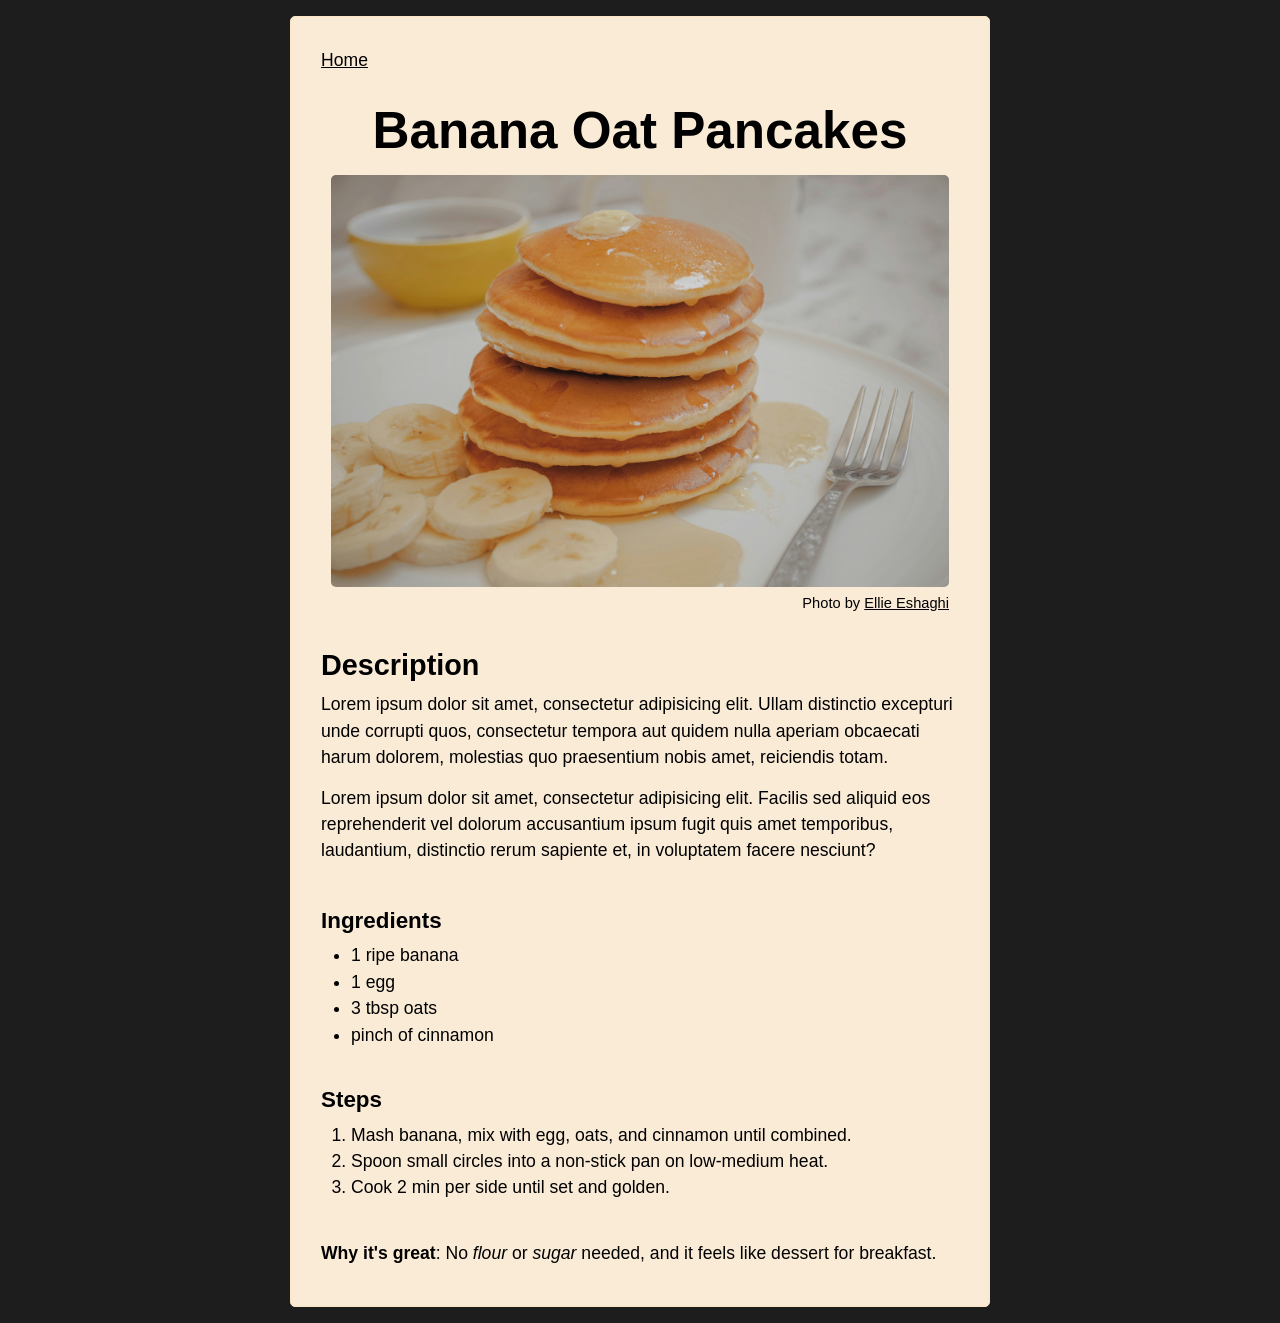
<file: recipes/banana-oat-pancakes.html>
<!DOCTYPE html>
<html lang="en">
  <head>
    <meta charset="UTF-8">
    <meta name="viewport" content="width=device-width, initial-scale=1.0">
    <title>Banana Oat Pancakes</title>
    <link rel="stylesheet" href="../css/style.css">
  </head>

 <body>
    <div class="wrapper">
      <a href="../index.html">Home</a>

      <h1>Banana Oat Pancakes</h1>

      <figure>
        <img src="../images/pancakes.jpg" alt="Pancakes on white ceramic plate." width="300" height="300">
        <figcaption>Photo by <a href="https://unsplash.com/@eliiesh?utm_source=unsplash&utm_medium=referral&utm_content=creditCopyText">Ellie Eshaghi</a></figcaption>
      </figure>

      <section>
        <h2>Description</h2>
        <p>Lorem ipsum dolor sit amet, consectetur adipisicing elit. Ullam distinctio excepturi unde corrupti quos, consectetur tempora aut quidem nulla aperiam obcaecati harum dolorem, molestias quo praesentium nobis amet, reiciendis totam.</p>
        <p>Lorem ipsum dolor sit amet, consectetur adipisicing elit. Facilis sed aliquid eos reprehenderit vel dolorum accusantium ipsum fugit quis amet temporibus, laudantium, distinctio rerum sapiente et, in voluptatem facere nesciunt?</p>
      </section>

      <section class="ingredients">
        <h3>Ingredients</h3>
        <ul>
          <li>1 ripe banana</li>
          <li>1 egg</li>
          <li>3 tbsp oats</li>
          <li>pinch of cinnamon</li>
        </ul>
      </section>

      <section>
        <h3>Steps</h3>
        <ol>
          <li>Mash banana, mix with egg, oats, and cinnamon until combined.</li>
          <li>Spoon small circles into a non-stick pan on low-medium heat.</li>
          <li>Cook 2 min per side until set and golden.</li>
        </ol>
      </section>
    
      <p><strong>Why it's great</strong>: No <em>flour</em> or <em>sugar</em> needed, and it feels like dessert for breakfast.</p>
    </div>
  </body>
</html>
</file>
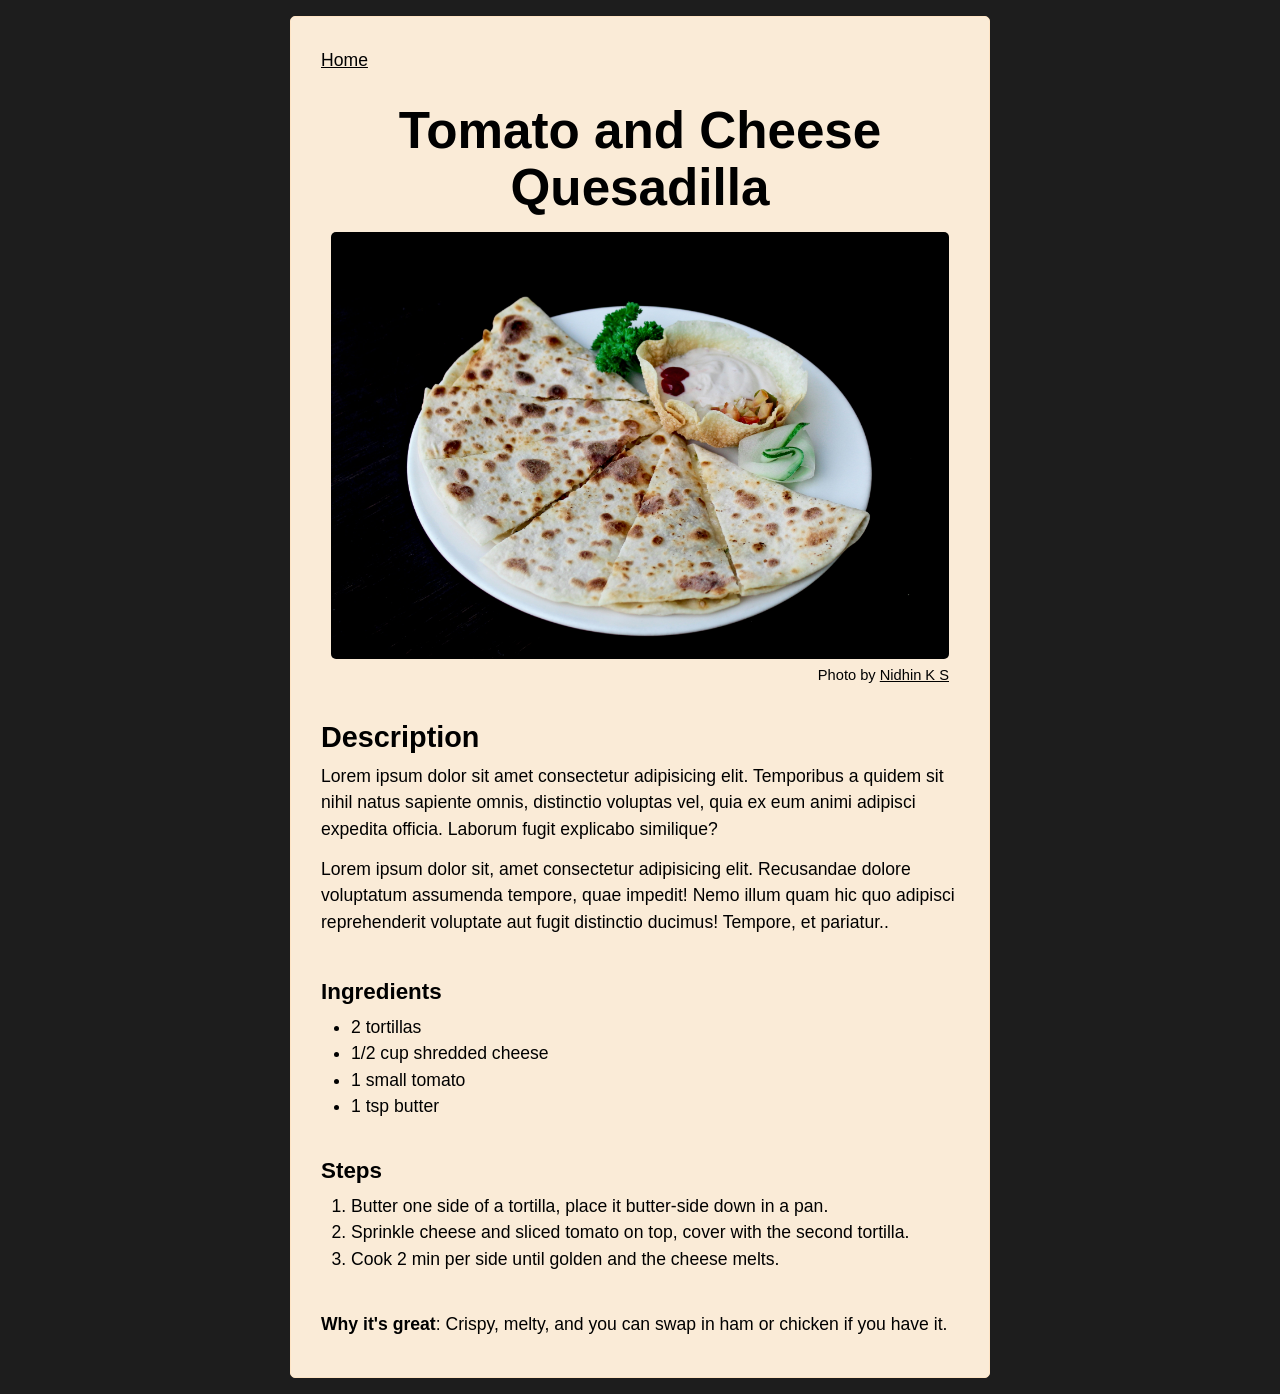
<file: recipes/tomato-cheese-quesadilla.html>
<!DOCTYPE html>
<html lang="en">
  <head>
    <meta charset="UTF-8">
    <meta name="viewport" content="width=device-width, initial-scale=1.0">
    <title>Tomato and Cheese Quesadilla</title>
    <link rel="stylesheet" href="../css/style.css">
  </head>

  <body>
    <div class="wrapper">
      <a href="../index.html">Home</a>

      <h1>Tomato and Cheese Quesadilla</h1>

      <figure>
        <img src="../images/quesadilla.jpg" alt="A white plate topped with quesadillas and sauce." width="300" height="300">
        <figcaption>Photo by <a href="https://unsplash.com/@nidhin_k_s_?utm_source=unsplash&utm_medium=referral&utm_content=creditCopyText">Nidhin K S</a></figcaption>
      </figure>

      <section>
        <h2>Description</h2>
        <p>Lorem ipsum dolor sit amet consectetur adipisicing elit. Temporibus a quidem sit nihil natus sapiente omnis, distinctio voluptas vel, quia ex eum animi adipisci expedita officia. Laborum fugit explicabo similique?</p>
        <p>Lorem ipsum dolor sit, amet consectetur adipisicing elit. Recusandae dolore voluptatum assumenda tempore, quae impedit! Nemo illum quam hic quo adipisci reprehenderit voluptate aut fugit distinctio ducimus! Tempore, et pariatur..</p>
      </section>

      <section>
        <h3>Ingredients</h3>
        <ul>
          <li>2 tortillas</li>
          <li>1/2 cup shredded cheese</li>
          <li>1 small tomato</li>
          <li>1 tsp butter</li>
        </ul>
      </section>

      <section>
        <h3>Steps</h3>
        <ol>
          <li>Butter one side of a tortilla, place it butter-side down in a pan.</li>
          <li>Sprinkle cheese and sliced tomato on top, cover with the second tortilla.</li>
          <li>Cook 2 min per side until golden and the cheese melts.</li>
        </ol>
      </section>
    
      <p><strong>Why it's great</strong>: Crispy, melty, and you can swap in ham or chicken if you have it.</p>
    </div>
  </body>
</html>
</file>
<file: css/style.css>
/* BASE STYLES */
* {
    margin: 0;
    padding: 0;
    box-sizing: border-box;
}

body {
    min-height: 100vh;
    font-family: Arial, Helvetica, sans-serif;
    font-size: 1.1rem;
    line-height: 1.5;
    background-color: #070707e8;
}

/* MAIN STYLES */
.wrapper {
    width: 700px;
    margin: 16px auto;
    padding: 30px;
    border: 1px solid bisque;
    border-radius: 5px;
    background-color: #faebd7;
}

nav ul {
    text-align: center;
    list-style: none;
}

a {
    color: inherit;
}

a:hover,
a:focus-visible {
    color: rgb(236, 83, 12);
}

section {
    margin: 30px 0;
}

h1 {
    text-align: center;
    font-size: 3.2rem;
    line-height: 1.11;
    font-weight: 700;
    margin-top: 30px;
    margin-bottom: 15px;
}

h2 {
    font-size: 1.8rem;
}

h3 {
    font-size: 1.4rem;
}

ul {
    padding: 5px 0 5px 30px;
}

ol {
    padding: 5px 0 5px 30px;
}

p {
    padding: 4px 0 10px 0;
}

figure {
    text-align: center;
    margin: 10px;
}

figcaption {
    margin-top: 5px;
    font-size: smaller;
    text-align: right;
}

img {
    display: block;
    width: 100%;
    height: auto;
    border-radius: 5px; 
}
</file>
